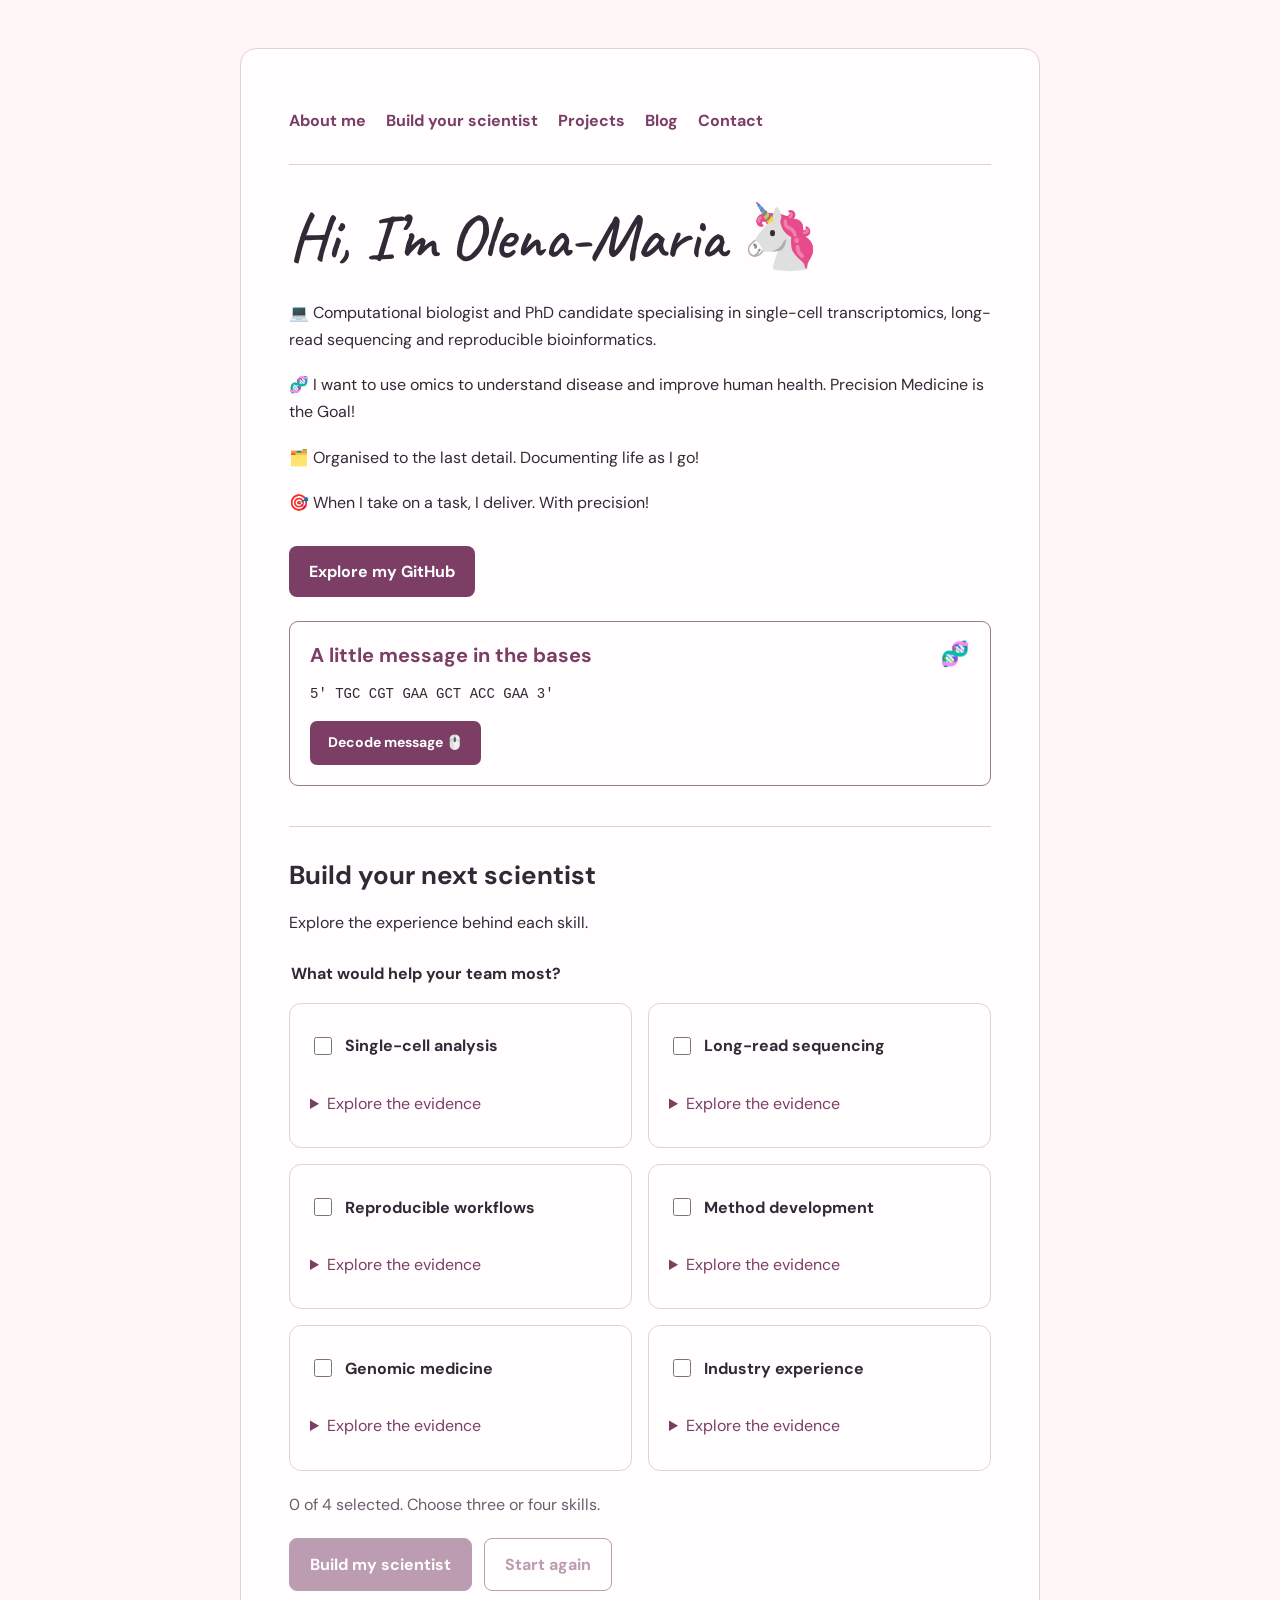
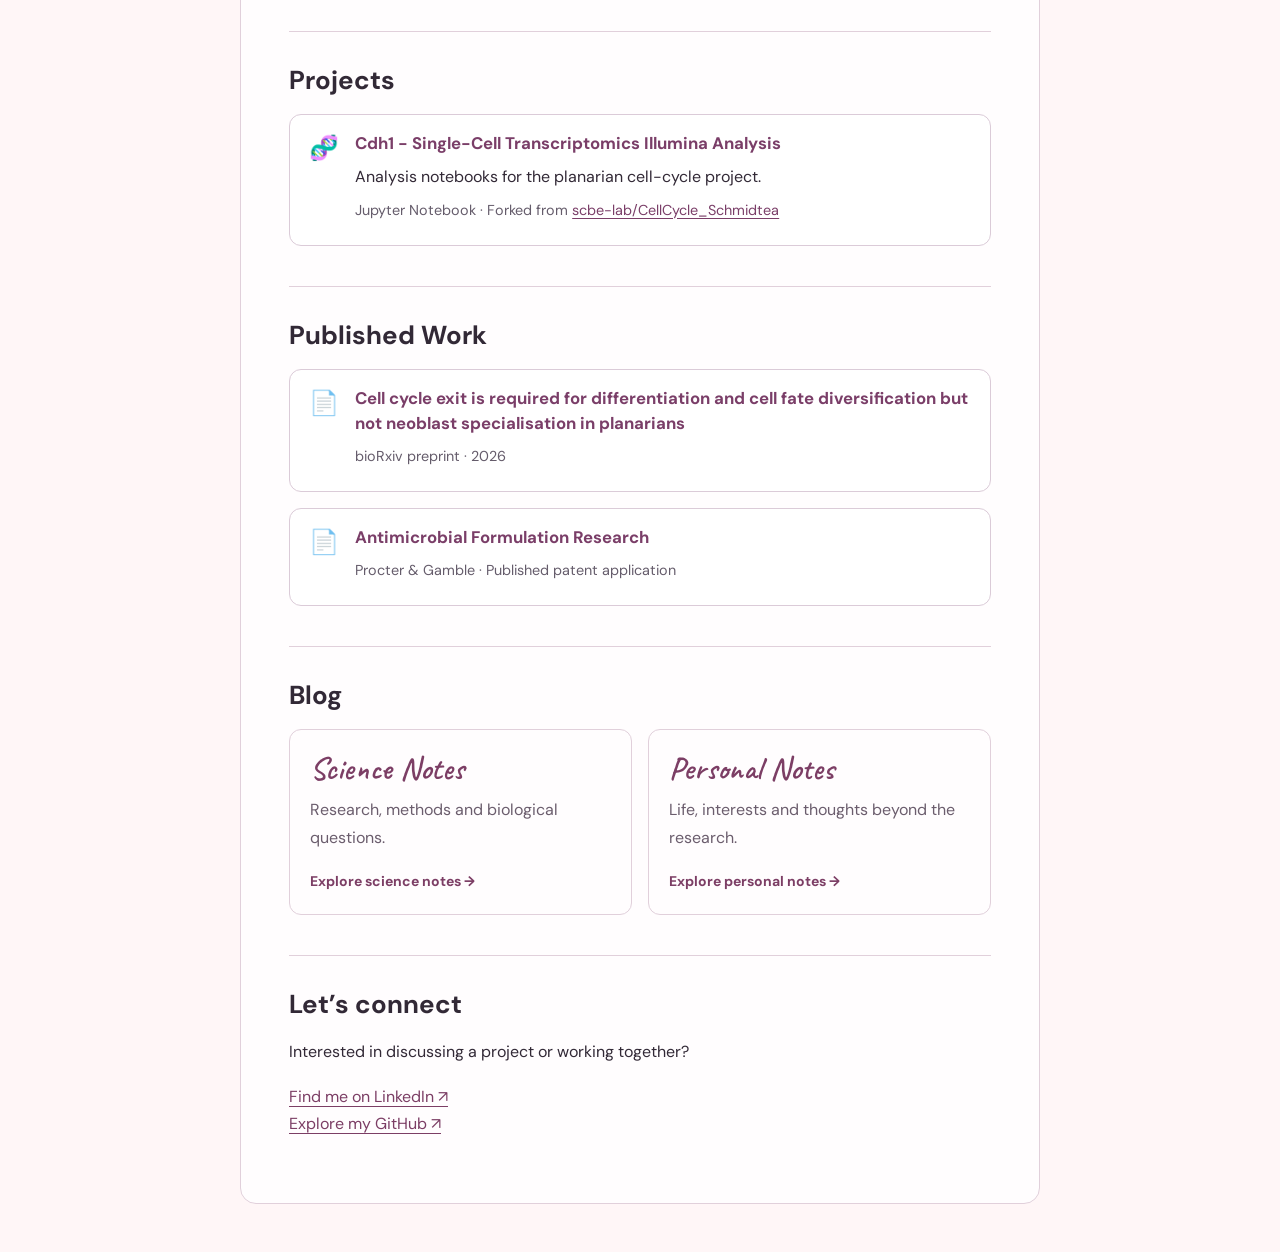
<file: index.html>
<!DOCTYPE html>
<html lang="en-GB">
  <head>
    <meta charset="UTF-8">
    <meta name="viewport" content="width=device-width, initial-scale=1">

    <title>Olena-Maria Balta</title>

    <link
  rel="stylesheet"
  href="https://fonts.googleapis.com/css2?family=Caveat:wght@600&amp;family=DM+Sans:wght@400;500;700&amp;display=swap"
    >
    <link rel="stylesheet" href="styles.css">
    <script src="script.js" defer></script>
  </head>

  <body>
    <main>

<!-- Navigation: each link jumps to a section using its ID -->

        <nav class="site-nav" aria-label="Main navigation">
            <a href="#about">About me</a>
            <a href="#builder">Build your scientist</a>
            <a href="#projects">Projects</a>
            <a href="#blog">Blog</a>
            <a href="#contact">Contact</a>
        </nav>

<!-- About me: introduction, research interests and working style -->

        <h1 id="about">Hi, I’m Olena-Maria 🦄</h1>

      <p>
        💻 Computational biologist and PhD candidate specialising
        in single-cell transcriptomics, long-read sequencing
        and reproducible bioinformatics. 
      </p>

      <p>
        🧬 I want to use omics to understand disease
        and improve human health. Precision Medicine is the Goal!
      </p>

      <p>
        🗂️ Organised to the last detail. Documenting life as I go!
      </p>

      <p>
        🎯 When I take on a task, I deliver. With precision!
      </p>

      <a href="https://github.com/OlenaMaria">
        Explore my GitHub
      </a>

<!-- A hidden message encoded using amino-acid letters -->
<!-- A hidden message encoded using amino-acid letters -->
<details class="dna-message">
  <summary>
  <span class="dna-symbol" aria-hidden="true">🧬</span>

  <span class="dna-summary-copy">
    <span class="dna-eyebrow">
      A little message in the bases
    </span>

    <code>5′ TGC CGT GAA GCT ACC GAA 3′</code>

    <span class="dna-decode">
      <span class="dna-open-label">Decode message 🖱️</span>
      <span class="dna-close-label">Hide message 🖱️</span>
    </span>
  </span>
</summary>

  <!-- The decoded sequence -->
  <div class="dna-reveal">
    <p class="dna-eyebrow">DNA → RNA → AMINO ACIDS</p>

    <p class="dna-rna">
      <span>RNA · 5′ → 3′</span>
      <code>UGC CGU GAA GCU ACC GAA</code>
    </p>

    <p class="dna-arrow" aria-hidden="true">↓</p>

    <!-- Each tile connects a codon to its amino acid -->
    <ol class="dna-tiles">
      <li>
        <code>UGC</code>
        <span>Cysteine</span>
        <small>Cys</small>
        <strong>C</strong>
      </li>

      <li>
        <code>CGU</code>
        <span>Arginine</span>
        <small>Arg</small>
        <strong>R</strong>
      </li>

      <li>
        <code>GAA</code>
        <span>Glutamate</span>
        <small>Glu</small>
        <strong>E</strong>
      </li>

      <li>
        <code>GCU</code>
        <span>Alanine</span>
        <small>Ala</small>
        <strong>A</strong>
      </li>

      <li>
        <code>ACC</code>
        <span>Threonine</span>
        <small>Thr</small>
        <strong>T</strong>
      </li>

      <li>
        <code>GAA</code>
        <span>Glutamate</span>
        <small>Glu</small>
        <strong>E</strong>
      </li>
    </ol>

    <p class="dna-word">CREATE</p>
    <p class="dna-tagline">Questions. Methods. Possibilities.</p>
  </div>
</details>

<!-- Interactive scientist builder: skills and supporting evidence -->
<section id="builder">
  <h2>Build your next scientist</h2>

  <p>Explore the experience behind each skill.</p>

  <fieldset class="skills-fieldset">
    <legend>What would help your team most?</legend>

    <div class="skill-grid">

      <!-- Single-cell research -->
      <article class="skill-card">
        <label class="skill-choice">
          <input type="checkbox" name="skills" value="single">
          <span>Single-cell analysis</span>
        </label>

        <details>
          <summary>Explore the evidence</summary>
          <p>
            My PhD combines single-cell transcriptomics with
            SPLiT-seq long-read protocol development to investigate
            planarian regeneration and transcript diversity. To our knowledge
            this is the first such protocol developed.
          </p>
        </details>
      </article>

      <!-- Long-read sequencing and genome assembly -->
      <article class="skill-card">
        <label class="skill-choice">
          <input type="checkbox" name="skills" value="long">
          <span>Long-read sequencing</span>
        </label>

        <details>
          <summary>Explore the evidence</summary>
          <p>
            At Oxford Nanopore Technologies, I generated ultra-long
            and Pore-C datasets and worked on the telomere-to-telomere
            assembly of a cancerous human cell line.
          </p>
        </details>
      </article>

      <!-- Computational analysis and reproducibility -->
      <article class="skill-card">
        <label class="skill-choice">
          <input type="checkbox" name="skills" value="workflow">
          <span>Reproducible workflows</span>
        </label>

        <details>
          <summary>Explore the evidence</summary>
          <p>
            I use Python, R, Unix, Scanpy and Nextflow in my
            computational work, with an emphasis on reproducible
            bioinformatics analyses.
          </p>
        </details>
      </article>

      <!-- Experimental methods and troubleshooting -->
      <article class="skill-card">
        <label class="skill-choice">
          <input type="checkbox" name="skills" value="methods">
          <span>Method development</span>
        </label>

        <details>
          <summary>Explore the evidence</summary>
          <p>
            My PhD has been one big protocol development journey, connecting
            laboratory decisions with downstream sequencing analysis.
          </p>
        </details>
      </article>

      <!-- Human genetics and disease -->
      <article class="skill-card">
        <label class="skill-choice">
          <input type="checkbox" name="skills" value="medicine">
          <span>Genomic medicine</span>
        </label>

        <details>
          <summary>Explore the evidence</summary>
          <p>
            My MSc in Genomic Medicine included an internship at the Manchester Centre for 
            Genomic Research, where I investigated the relationship between genotype and 
            phenotype in patients with Gorlin syndrome using Sanger sequencing.
          </p>
        </details>
      </article>

      <!-- Applied research and innovation -->
      <article class="skill-card">
        <label class="skill-choice">
          <input type="checkbox" name="skills" value="industry">
          <span>Industry experience</span>
        </label>

        <details>
          <summary>Explore the evidence</summary>
          <p>
            At Procter &amp; Gamble, I worked on antimicrobial
            formulations and managed a biosafety level 2 laboratory.
            I am a named co-inventor on a published patent application.
          </p>
        </details>
      </article>

    </div>
  </fieldset>

  <!-- Selection count and builder controls --> 
  <p id="skill-count" role="status">
    0 of 4 selected. Choose three or four skills.
  </p>

  <div class="builder-actions">
    <button
        type="button"
        id="build-button"
        class="builder-button"
        disabled
    >
        Build my scientist
    </button>

    <button
        type="button"
        id="reset-builder"
        class="builder-button secondary"
        disabled
    >
    Start again
  </button>
</div>

<!-- This profile appears after a valid combination is built -->

<!-- Reveal: photograph and name only -->
<div
  id="scientist-result"
  class="scientist-result"
  aria-labelledby="scientist-name"
  tabindex="-1"
  hidden
>
  <img
    src="images/1.png"
    alt="Olena-Maria Balta"
    class="scientist-photo"
    width="180"
    height="180"
  >

  <h3 id="scientist-name">Meet Olena-Maria</h3>

</div>

</section>

<!-- Projects: code, analyses and other practical work -->
<section id="projects">
  <h2>Projects</h2>

  <ul class="portfolio-list" role="list">
    <li class="portfolio-entry">
      <span class="portfolio-icon" aria-hidden="true">🧬</span>

      <div class="portfolio-content">
        <h3 class="portfolio-title">
          <a href="https://github.com/OlenaMaria/CellCycle_Schmidtea">
            Cdh1 - Single-Cell Transcriptomics Illumina Analysis
          </a>
        </h3>

        <p>
          Analysis notebooks for the planarian cell-cycle project.
        </p>

        <p class="portfolio-meta">
          Jupyter Notebook · Forked from
          <a href="https://github.com/scbe-lab/CellCycle_Schmidtea">
            scbe-lab/CellCycle_Schmidtea
          </a>
        </p>
      </div>
    </li>
  </ul>
</section>


<!-- Published work: preprints and patent applications -->
<section id="published-work">
  <h2>Published Work</h2>

  <ul class="portfolio-list" role="list">

    <!-- Research preprint -->
    <li class="portfolio-entry">
      <span class="portfolio-icon" aria-hidden="true">📄</span>

      <div class="portfolio-content">
        <h3 class="portfolio-title">
          <a href="https://www.biorxiv.org/content/10.64898/2026.09.16.750956v1">
            Cell cycle exit is required for differentiation and
            cell fate diversification but not neoblast
            specialisation in planarians
          </a>
        </h3>

        <p class="portfolio-meta">
          bioRxiv preprint · 2026
        </p>
      </div>
    </li>

    <!-- Published patent application -->
    <li class="portfolio-entry">
      <span class="portfolio-icon" aria-hidden="true">📄</span>

      <div class="portfolio-content">
        <h3 class="portfolio-title">
          <a href="https://patents.google.com/patent/EP4008184A1/en">
            Antimicrobial Formulation Research
          </a>
        </h3>

        <p class="portfolio-meta">
          Procter &amp; Gamble · Published patent application
        </p>
      </div>
    </li>

  </ul>
</section>

<!-- Two blog categories, each linking to its own page -->
<section id="blog">
  <h2>Blog</h2>

  <div class="blog-categories">
    <a class="blog-category" href="blog/science/index.html">
      <h3>Science Notes</h3>
      <p>Research, methods and biological questions.</p>
      <span>Explore science notes →</span>
    </a>

    <a class="blog-category" href="blog/personal/index.html">
      <h3>Personal Notes</h3>
      <p>Life, interests and thoughts beyond the research.</p>
      <span>Explore personal notes →</span>
    </a>
  </div>
</section>

<section id="contact">
  <h2>Let’s connect</h2>

  <p>Interested in discussing a project or working together?</p>

  <a href="https://www.linkedin.com/in/olena-maria-balta/">
    Find me on LinkedIn ↗
  </a>

  <!-- GitHub profile -->
  <p>
    <a href="https://github.com/OlenaMaria">
    Explore my GitHub ↗
    </a>
  </p>
</section>

    </main>
  </body>
</html>
</file>
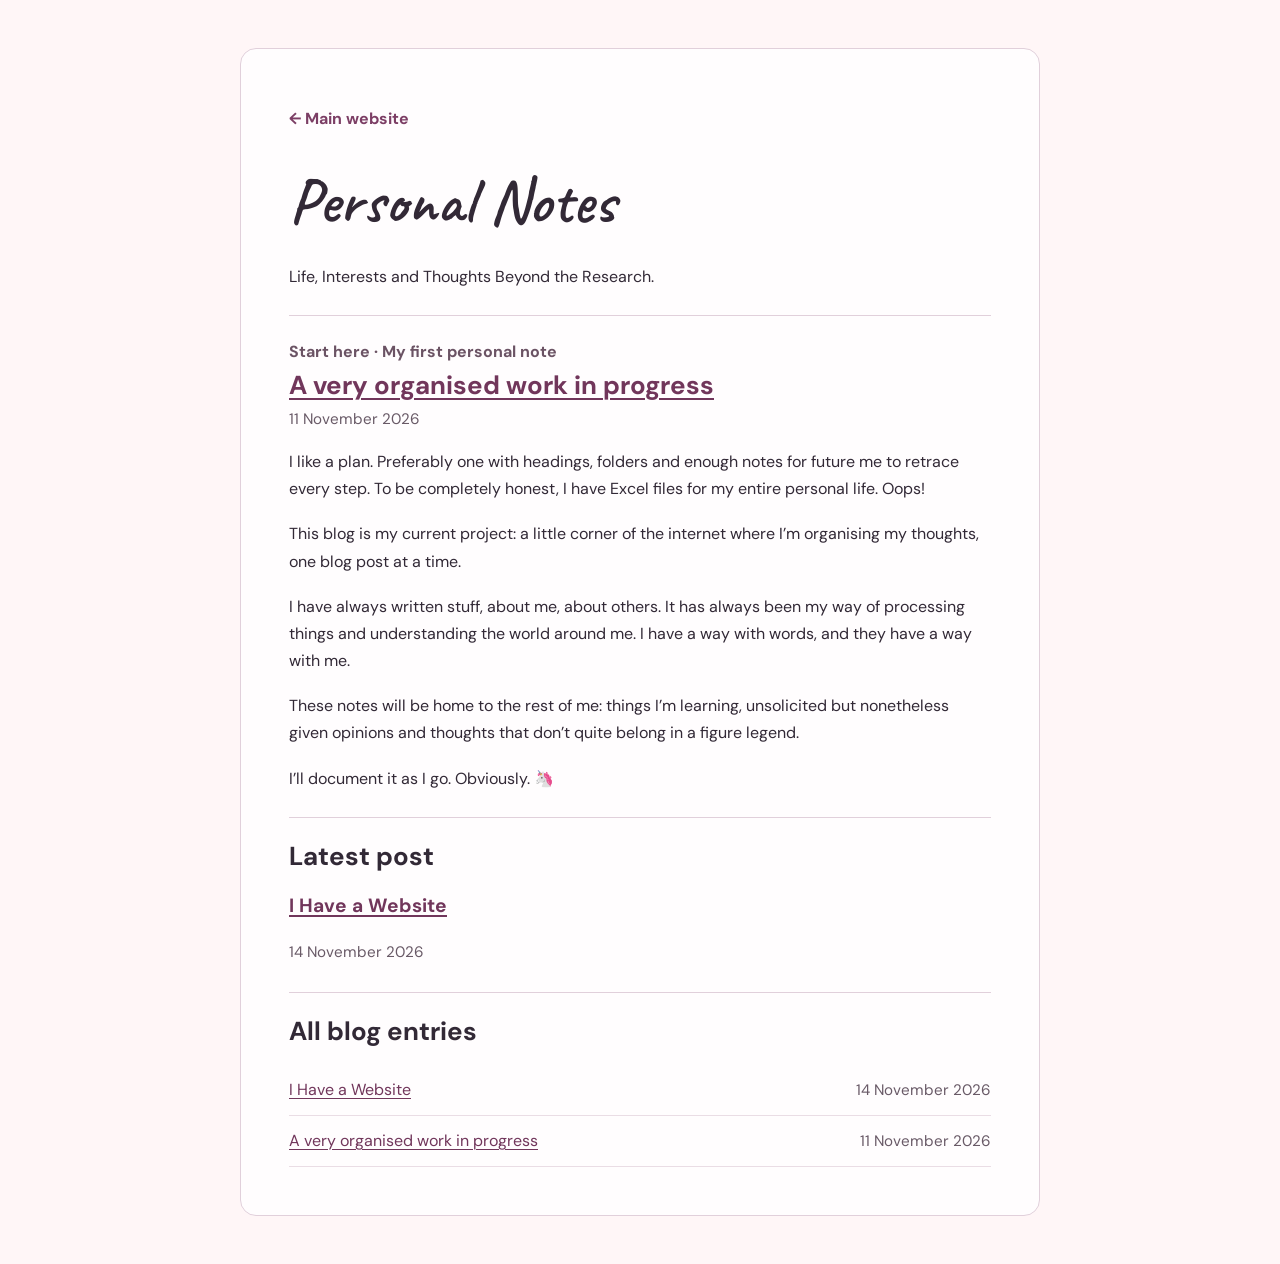
<file: blog/personal/index.html>
<!DOCTYPE html>
<html lang="en-GB">
  <head>
    <meta charset="UTF-8">
    <meta name="viewport" content="width=device-width, initial-scale=1">

    <title>Personal Notes | Olena-Maria Balta</title>

    <link
      rel="stylesheet"
      href="https://fonts.googleapis.com/css2?family=Caveat:wght@600&amp;family=DM+Sans:wght@400;500;700&amp;display=swap"
    >

    <!-- Go up two folders to find the shared stylesheet -->
    <link rel="stylesheet" href="../../styles.css">
  <!-- personal-notes:style -->
<style>
  .pn-block a {color:#71365b;text-decoration-thickness:.08em;text-underline-offset:.17em}
  .pn-block {margin-top:1.6rem;padding-top:1.35rem}
  .pn-kicker {color:#6b5364;font-weight:700;margin:0 0 .25rem}
  .pn-title {margin:0 0 .25rem}
  .pn-date {display:block;color:#695a67;font-size:.95rem;margin:0 0 .95rem}
  .pn-welcome p {max-width:65ch}
  .pn-latest-link {font-size:1.2rem;font-weight:700}
  .pn-entries {list-style:none;padding:0;margin:0}
  .pn-entries li {display:flex;align-items:baseline;justify-content:space-between;
    flex-wrap:wrap;gap:.2rem .8rem;border-bottom:1px solid #eadde5;padding:.7rem 0}
  .pn-entries time {color:#695a67;font-size:.95rem}
</style>
<!-- /personal-notes:style -->
</head>

  <body>
    <main>
      <nav class="blog-back" aria-label="Return navigation">
        <a href="../../index.html#blog">← Main website</a>
      </nav>

      <h1>Personal Notes</h1>

      <p>Life, Interests and Thoughts Beyond the Research.</p>

      <!-- The publishing script will update this area later -->
      <div id="posts">
        <!-- POSTS:START -->
<!-- personal-notes:archive-v1 -->
<section class="pn-block pn-welcome" id="pn-welcome" aria-labelledby="pn-welcome-title">
<p class="pn-kicker">Start here · My first personal note</p>
<h2 class="pn-title" id="pn-welcome-title"><a href="first-personal-note.html">A very organised work in progress</a></h2>
<time class="pn-date" datetime="2026-11-11">11 November 2026</time>
<p>I like a plan. Preferably one with headings, folders and enough notes for future me to retrace every step. To be completely honest, I have Excel files for my entire personal life. Oops!</p>
<p>This blog is my current project: a little corner of the internet where I’m organising my thoughts, one blog post at a time.</p>
<p>I have always written stuff, about me, about others. It has always been my way of processing things and understanding the world around me. I have a way with words, and they have a way with me.  </p>
<p>These notes will be home to the rest of me: things I’m learning, unsolicited but nonetheless given opinions and thoughts that don’t quite belong in a figure legend.</p>
<p>I’ll document it as I go. Obviously. 🦄</p>
</section>
<section class="pn-block" id="pn-latest" aria-labelledby="pn-latest-title">
<h2 id="pn-latest-title">Latest post</h2><p class="pn-latest-link"><a href="i-have-a-website.html">I Have a Website</a></p>
<time class="pn-date" datetime="2026-11-14">14 November 2026</time>
</section>
<section class="pn-block" id="pn-archive" aria-labelledby="pn-archive-title">
<h2 id="pn-archive-title">All blog entries</h2><ol class="pn-entries"><li><a href="i-have-a-website.html">I Have a Website</a> <time class="" datetime="2026-11-14">14 November 2026</time></li>
<li><a href="first-personal-note.html">A very organised work in progress</a> <time class="" datetime="2026-11-11">11 November 2026</time></li></ol>
</section>
<!-- POSTS:END -->
      </div>
    </main>
  </body>
</html>
</file>
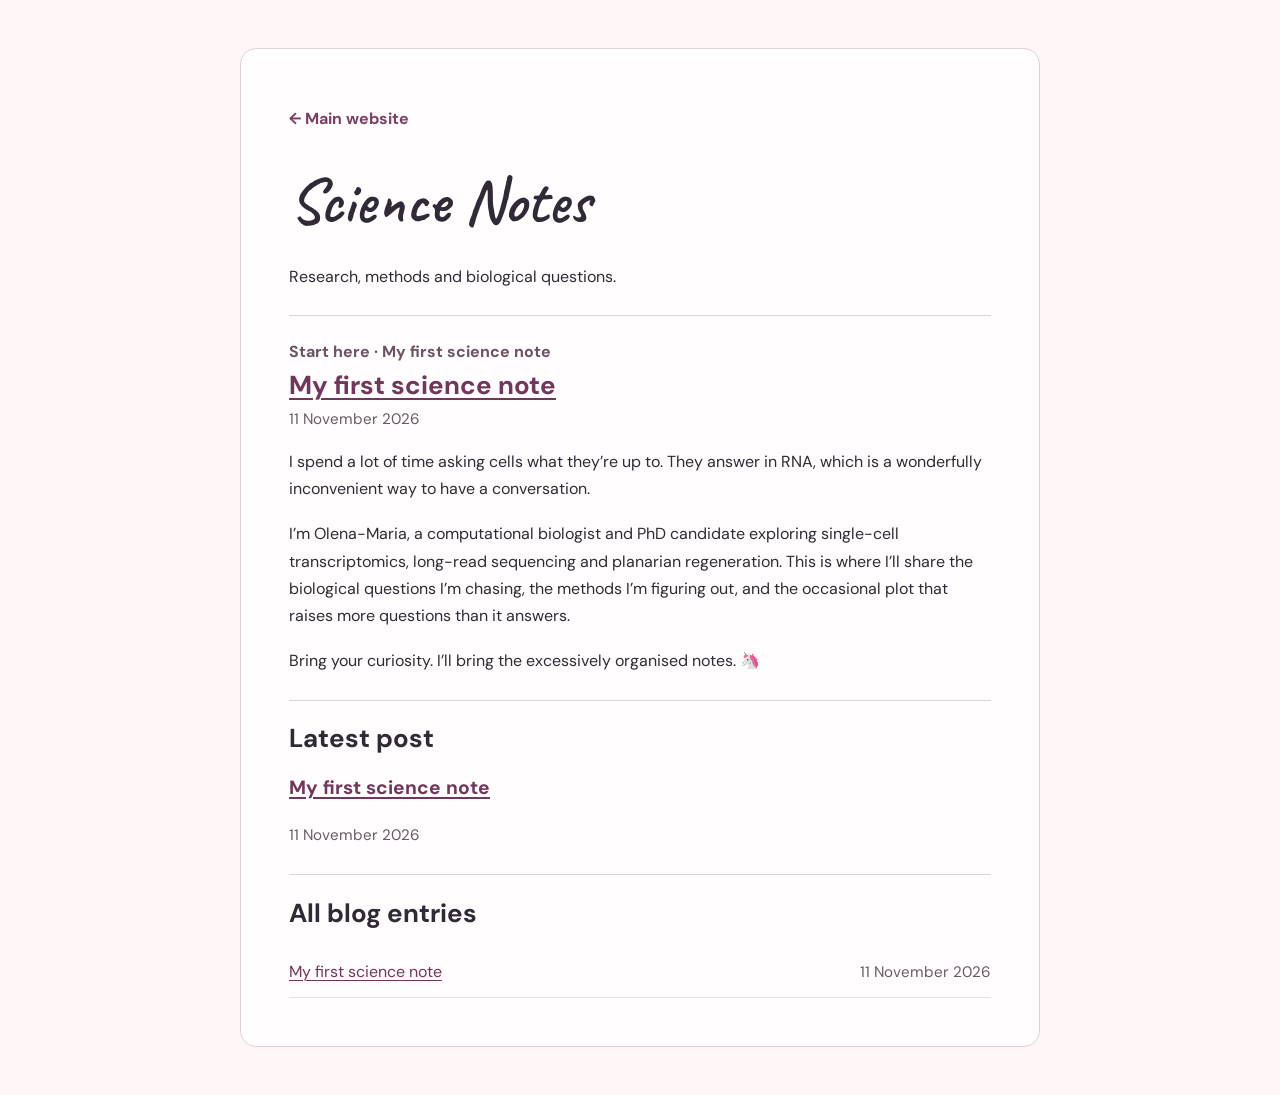
<file: blog/science/index.html>
<!DOCTYPE html>
<html lang="en-GB">
  <head>
    <meta charset="UTF-8">
    <meta name="viewport" content="width=device-width, initial-scale=1">

    <title>Science notes | Olena-Maria Balta</title>

    <link
      rel="stylesheet"
      href="https://fonts.googleapis.com/css2?family=Caveat:wght@600&amp;family=DM+Sans:wght@400;500;700&amp;display=swap"
    >

    <!-- Go up two folders to find the shared stylesheet -->
    <link rel="stylesheet" href="../../styles.css">
  <!-- science-notes:style -->
<style>
  .pn-block a {color:#71365b;text-decoration-thickness:.08em;text-underline-offset:.17em}
  .pn-block {margin-top:1.6rem;padding-top:1.35rem}
  .pn-kicker {color:#6b5364;font-weight:700;margin:0 0 .25rem}
  .pn-title {margin:0 0 .25rem}
  .pn-date {display:block;color:#695a67;font-size:.95rem;margin:0 0 .95rem}
  .pn-welcome p {max-width:65ch}
  .pn-latest-link {font-size:1.2rem;font-weight:700}
  .pn-entries {list-style:none;padding:0;margin:0}
  .pn-entries li {display:flex;align-items:baseline;justify-content:space-between;
    flex-wrap:wrap;gap:.2rem .8rem;border-bottom:1px solid #eadde5;padding:.7rem 0}
  .pn-entries time {color:#695a67;font-size:.95rem}
</style>
<!-- /science-notes:style -->
</head>

  <body>
    <main>
      <nav class="blog-back" aria-label="Return navigation">
        <a href="../../index.html#blog">← Main website</a>
      </nav>

      <h1>Science Notes</h1>

      <p>Research, methods and biological questions.</p>

      <!-- The publishing script will update this area later -->
      <div id="posts">
        <!-- POSTS:START -->
<!-- science-archive:start -->
<!-- science-notes:archive-v1 -->
<section class="pn-block pn-welcome" id="pn-welcome" aria-labelledby="pn-welcome-title">
<p class="pn-kicker">Start here · My first science note</p>
<h2 class="pn-title" id="pn-welcome-title"><a href="first-science-note.html">My first science note</a></h2>
<time class="pn-date" datetime="2026-11-11">11 November 2026</time>
<p>I spend a lot of time asking cells what they’re up to. They answer in RNA, which is a wonderfully inconvenient way to have a conversation.</p>
<p>I’m Olena-Maria, a computational biologist and PhD candidate exploring single-cell transcriptomics, long-read sequencing and planarian regeneration. This is where I’ll share the biological questions I’m chasing, the methods I’m figuring out, and the occasional plot that raises more questions than it answers.</p>
<p>Bring your curiosity. I’ll bring the excessively organised notes. 🦄</p>
</section>
<section class="pn-block" id="pn-latest" aria-labelledby="pn-latest-title">
<h2 id="pn-latest-title">Latest post</h2><p class="pn-latest-link"><a href="first-science-note.html">My first science note</a></p>
<time class="pn-date" datetime="2026-11-11">11 November 2026</time>
</section>
<section class="pn-block" id="pn-archive" aria-labelledby="pn-archive-title">
<h2 id="pn-archive-title">All blog entries</h2><ol class="pn-entries"><li><a href="first-science-note.html">My first science note</a> <time class="" datetime="2026-11-11">11 November 2026</time></li></ol>
</section>
<!-- science-archive:end -->
<!-- POSTS:END -->
      </div>
    </main>
  </body>
</html>
</file>
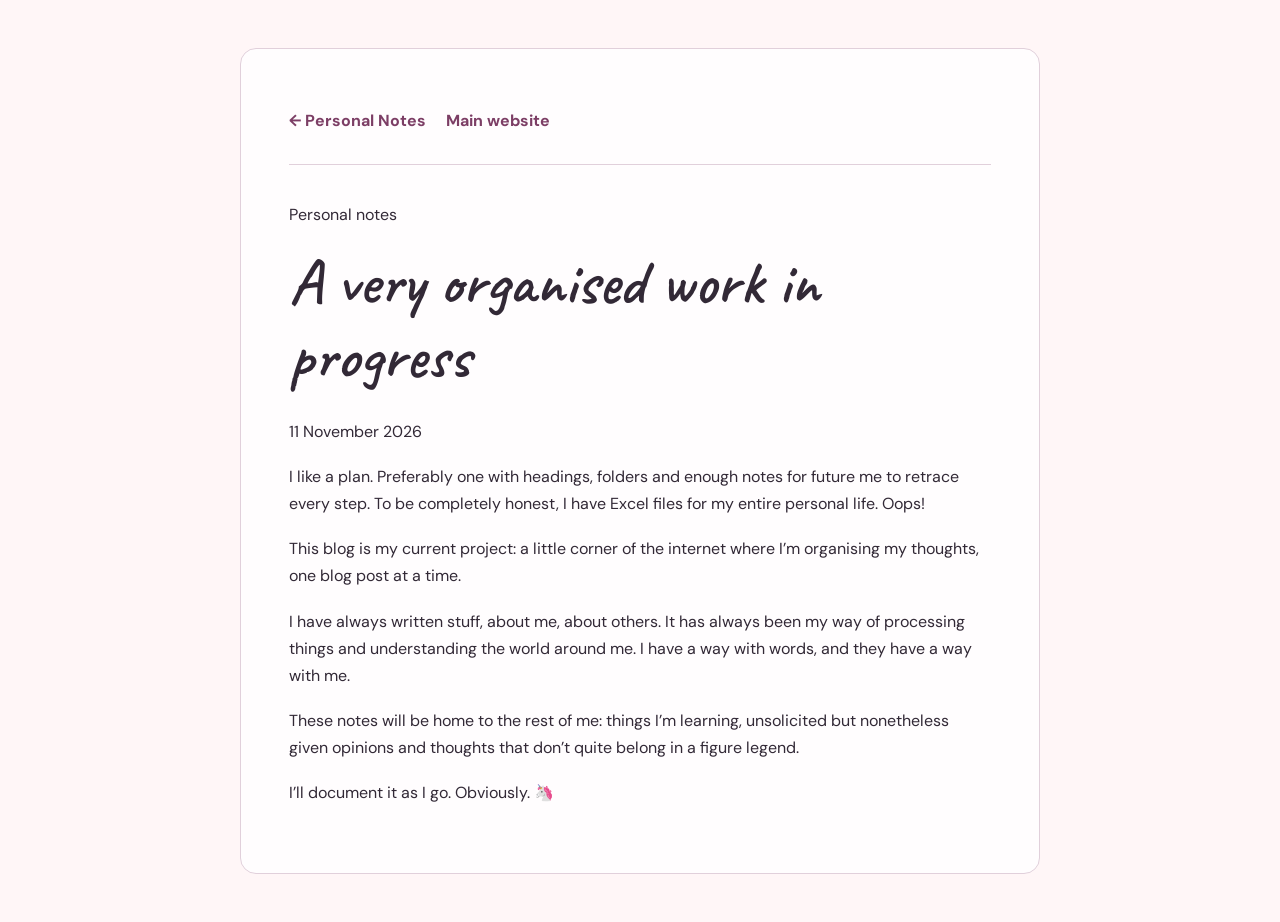
<file: blog/personal/first-personal-note.html>
<!DOCTYPE html>
<html lang="en-GB"><head>
<!-- personal-notes:article-v1 -->
<meta charset="UTF-8"><meta name="viewport" content="width=device-width, initial-scale=1">
<title>A very organised work in progress | Olena-Maria Balta</title>
<link rel="stylesheet" href="https://fonts.googleapis.com/css2?family=Caveat:wght@600&amp;family=DM+Sans:wght@400;500;700&amp;display=swap">
<link rel="stylesheet" href="../../styles.css">
</head><body><main>
<nav class="site-nav" aria-label="Blog navigation"><a href="index.html">← Personal Notes</a>
<a href="../../index.html#blog">Main website</a></nav>
<article class="blog-post"><p>Personal notes</p><h1>A very organised work in progress</h1>
<p><time class="" datetime="2026-11-11">11 November 2026</time></p>
<p>I like a plan. Preferably one with headings, folders and enough notes for future me to retrace every step. To be completely honest, I have Excel files for my entire personal life. Oops!</p>
<p>This blog is my current project: a little corner of the internet where I’m organising my thoughts, one blog post at a time.</p>
<p>I have always written stuff, about me, about others. It has always been my way of processing things and understanding the world around me. I have a way with words, and they have a way with me.  </p>
<p>These notes will be home to the rest of me: things I’m learning, unsolicited but nonetheless given opinions and thoughts that don’t quite belong in a figure legend.</p>
<p>I’ll document it as I go. Obviously. 🦄</p>
</article></main></body></html>
</file>
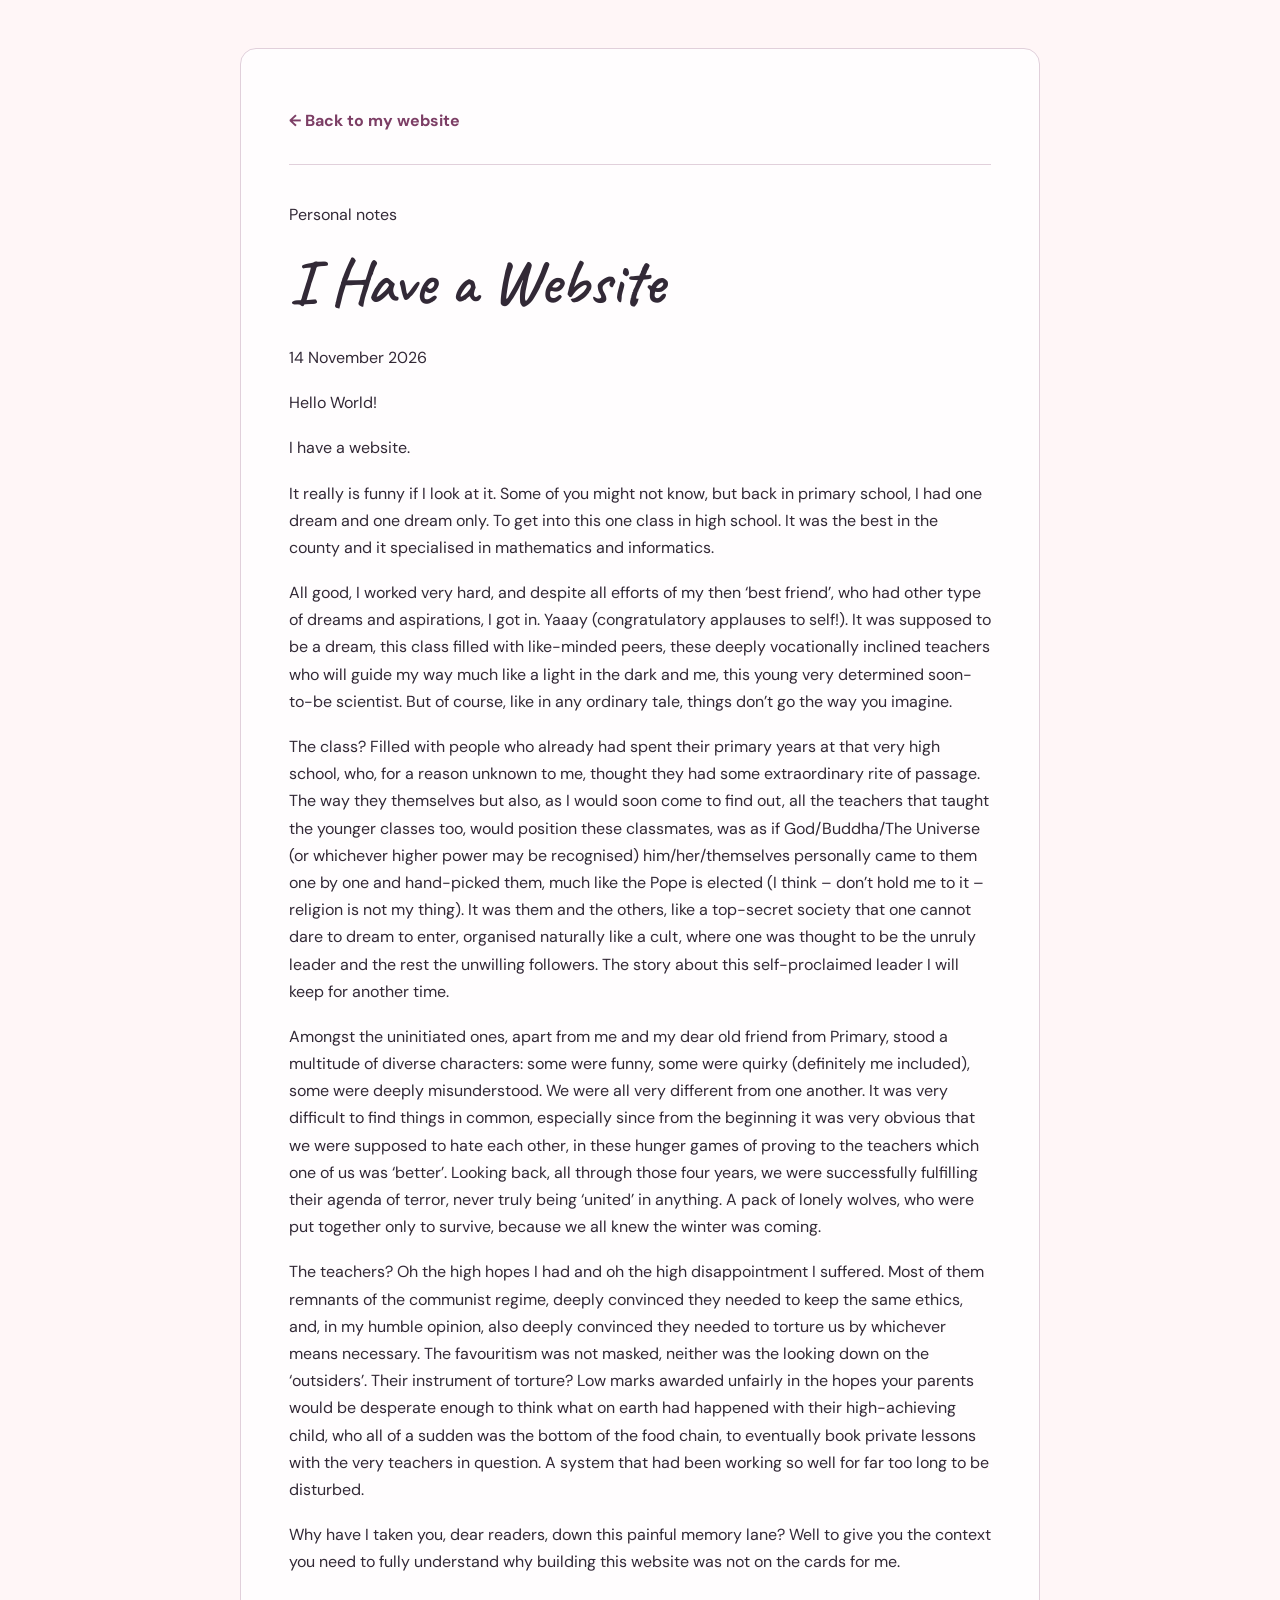
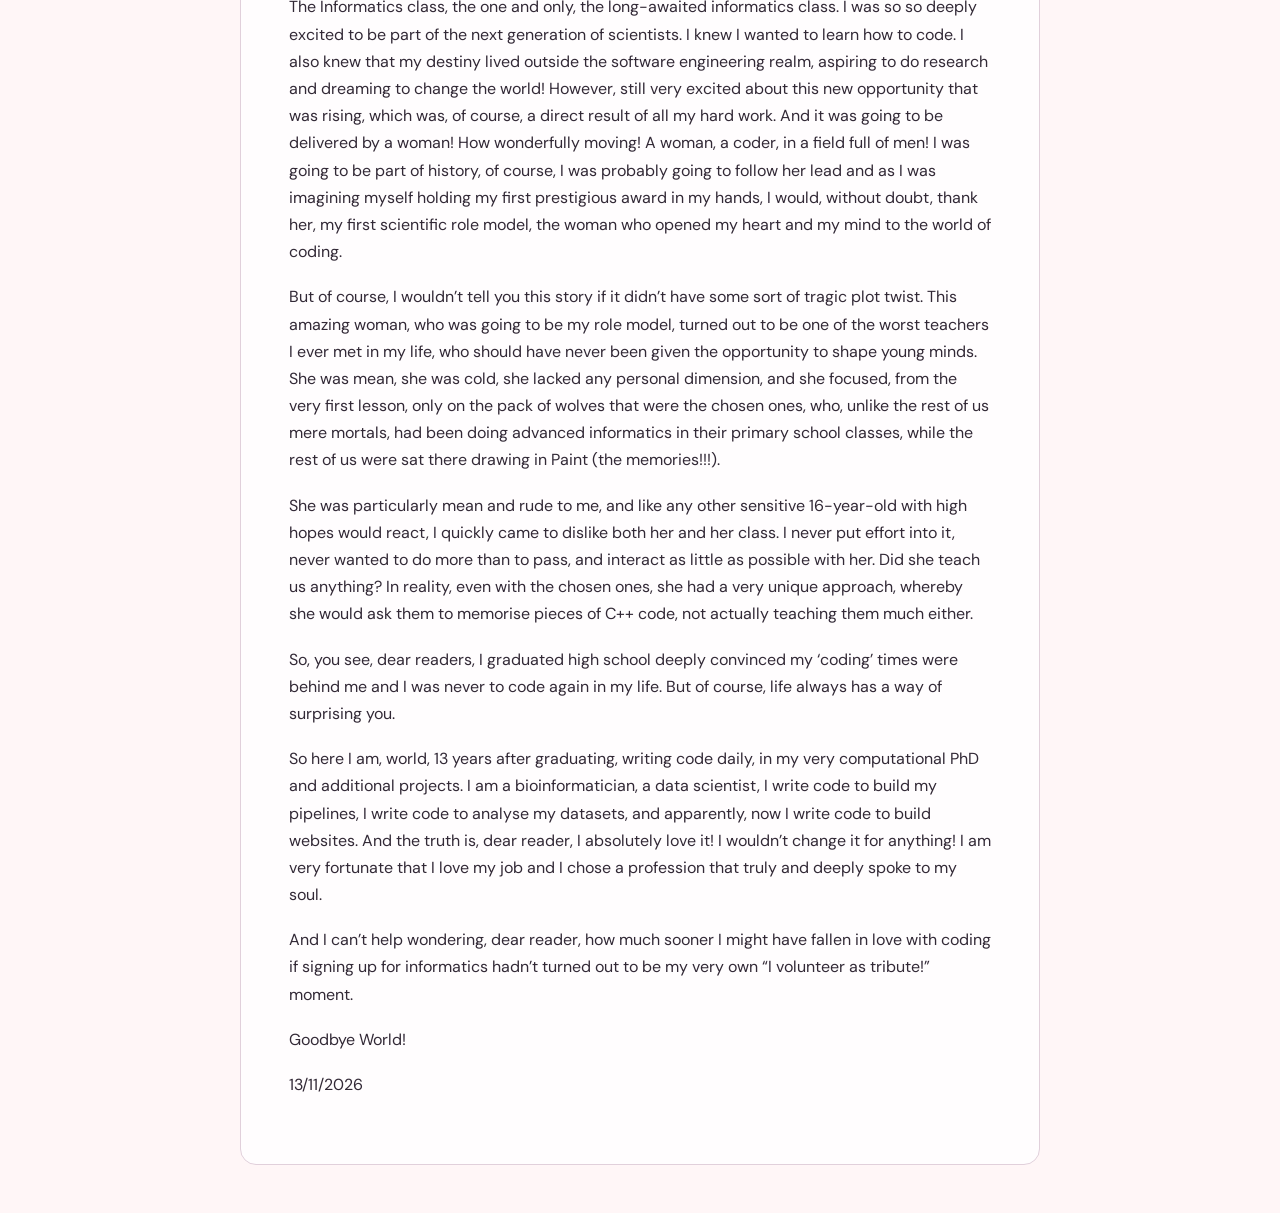
<file: blog/personal/i-have-a-website.html>
<!DOCTYPE html>
<html lang="en-GB">
<head>
  <meta charset="UTF-8">
  <meta name="viewport" content="width=device-width, initial-scale=1">
  <title>I Have a Website | Olena-Maria Balta</title>

  <link rel="stylesheet" href="https://fonts.googleapis.com/css2?family=Caveat:wght@600&amp;family=DM+Sans:wght@400;500;700&amp;display=swap">
  <link rel="stylesheet" href="../../styles.css">
</head>

<body>
  <main>
    <nav class="site-nav" aria-label="Blog navigation">
      <a href="../../index.html#blog">&larr; Back to my website</a>
    </nav>

    <article class="blog-post">
      <p>Personal notes</p>

      <h1>I Have a Website</h1>

      <p>
        <time datetime="2026-11-14">
          14 November 2026
        </time>
      </p>

      <p>Hello World!</p>
<p>I have a website. </p>
<p>It really is funny if I look at it. Some of you might not know, but back in primary school, I had one dream and one dream only. To get into this one class in high school. It was the best in the county and it specialised in mathematics and informatics. </p>
<p>All good, I worked very hard, and despite all efforts of my then ‘best friend’, who had other type of dreams and aspirations, I got in. Yaaay (congratulatory applauses to self!). It was supposed to be a dream, this class filled with like-minded peers, these deeply vocationally inclined teachers who will guide my way much like a light in the dark and me, this young very determined soon-to-be scientist. But of course, like in any ordinary tale, things don’t go the way you imagine. </p>
<p>The class? Filled with people who already had spent their primary years at that very high school, who, for a reason unknown to me, thought they had some extraordinary rite of passage. The way they themselves but also, as I would soon come to find out, all the teachers that taught the younger classes too, would position these classmates, was as if God/Buddha/The Universe (or whichever higher power may be recognised) him/her/themselves personally came to them one by one and hand-picked them, much like the Pope is elected (I think – don’t hold me to it – religion is not my thing). It was them and the others, like a top-secret society that one cannot dare to dream to enter, organised naturally like a cult, where one was thought to be the unruly leader and the rest the unwilling followers. The story about this self-proclaimed leader I will keep for another time. </p>
<p>Amongst the uninitiated ones, apart from me and my dear old friend from Primary, stood a multitude of diverse characters: some were funny, some were quirky (definitely me included), some were deeply misunderstood. We were all very different from one another. It was very difficult to find things in common, especially since from the beginning it was very obvious that we were supposed to hate each other, in these hunger games of proving to the teachers which one of us was ‘better’. Looking back, all through those four years, we were successfully fulfilling their agenda of terror, never truly being ‘united’ in anything. A pack of lonely wolves, who were put together only to survive, because we all knew the winter was coming.</p>
<p>The teachers? Oh the high hopes I had and oh the high disappointment I suffered. Most of them remnants of the communist regime, deeply convinced they needed to keep the same ethics, and, in my humble opinion, also deeply convinced they needed to torture us by whichever means necessary. The favouritism was not masked, neither was the looking down on the ‘outsiders’. Their instrument of torture? Low marks awarded unfairly in the hopes your parents would be desperate enough to think what on earth had happened with their high-achieving child, who all of a sudden was the bottom of the food chain, to eventually book private lessons with the very teachers in question. A system that had been working so well for far too long to be disturbed. </p>
<p>Why have I taken you, dear readers, down this painful memory lane? Well to give you the context you need to fully understand why building this website was not on the cards for me. </p>
<p>The Informatics class, the one and only, the long-awaited informatics class. I was so so deeply excited to be part of the next generation of scientists. I knew I wanted to learn how to code. I also knew that my destiny lived outside the software engineering realm, aspiring to do research and dreaming to change the world! However, still very excited about this new opportunity that was rising, which was, of course, a direct result of all my hard work. And it was going to be delivered by a woman! How wonderfully moving! A woman, a coder, in a field full of men! I was going to be part of history, of course, I was probably going to follow her lead and as I was imagining myself holding my first prestigious award in my hands, I would, without doubt, thank her, my first scientific role model, the woman who opened my heart and my mind to the world of coding. </p>
<p>But of course, I wouldn’t tell you this story if it didn’t have some sort of tragic plot twist. This amazing woman, who was going to be my role model, turned out to be one of the worst teachers I ever met in my life, who should have never been given the opportunity to shape young minds. She was mean, she was cold, she lacked any personal dimension, and she focused, from the very first lesson, only on the pack of wolves that were the chosen ones, who, unlike the rest of us mere mortals, had been doing advanced informatics in their primary school classes, while the rest of us were sat there drawing in Paint (the memories!!!). </p>
<p>She was particularly mean and rude to me, and like any other sensitive 16-year-old with high hopes would react, I quickly came to dislike both her and her class. I never put effort into it, never wanted to do more than to pass, and interact as little as possible with her. Did she teach us anything? In reality, even with the chosen ones, she had a very unique approach, whereby she would ask them to memorise pieces of C++ code, not actually teaching them much either. </p>
<p>So, you see, dear readers, I graduated high school deeply convinced my ‘coding’ times were behind me and I was never to code again in my life. But of course, life always has a way of surprising you. </p>
<p>So here I am, world, 13 years after graduating, writing code daily, in my very computational PhD and additional projects. I am a bioinformatician, a data scientist, I write code to build my pipelines, I write code to analyse my datasets, and apparently, now I write code to build websites. And the truth is, dear reader, I absolutely love it! I wouldn’t change it for anything! I am very fortunate that I love my job and I chose a profession that truly and deeply spoke to my soul. </p>
<p>And I can’t help wondering, dear reader, how much sooner I might have fallen in love with coding if signing up for informatics hadn’t turned out to be my very own “I volunteer as tribute!” moment.</p>
<p>Goodbye World!</p>
<p>13/11/2026  </p>
    </article>
  </main>
</body>
</html>
</file>
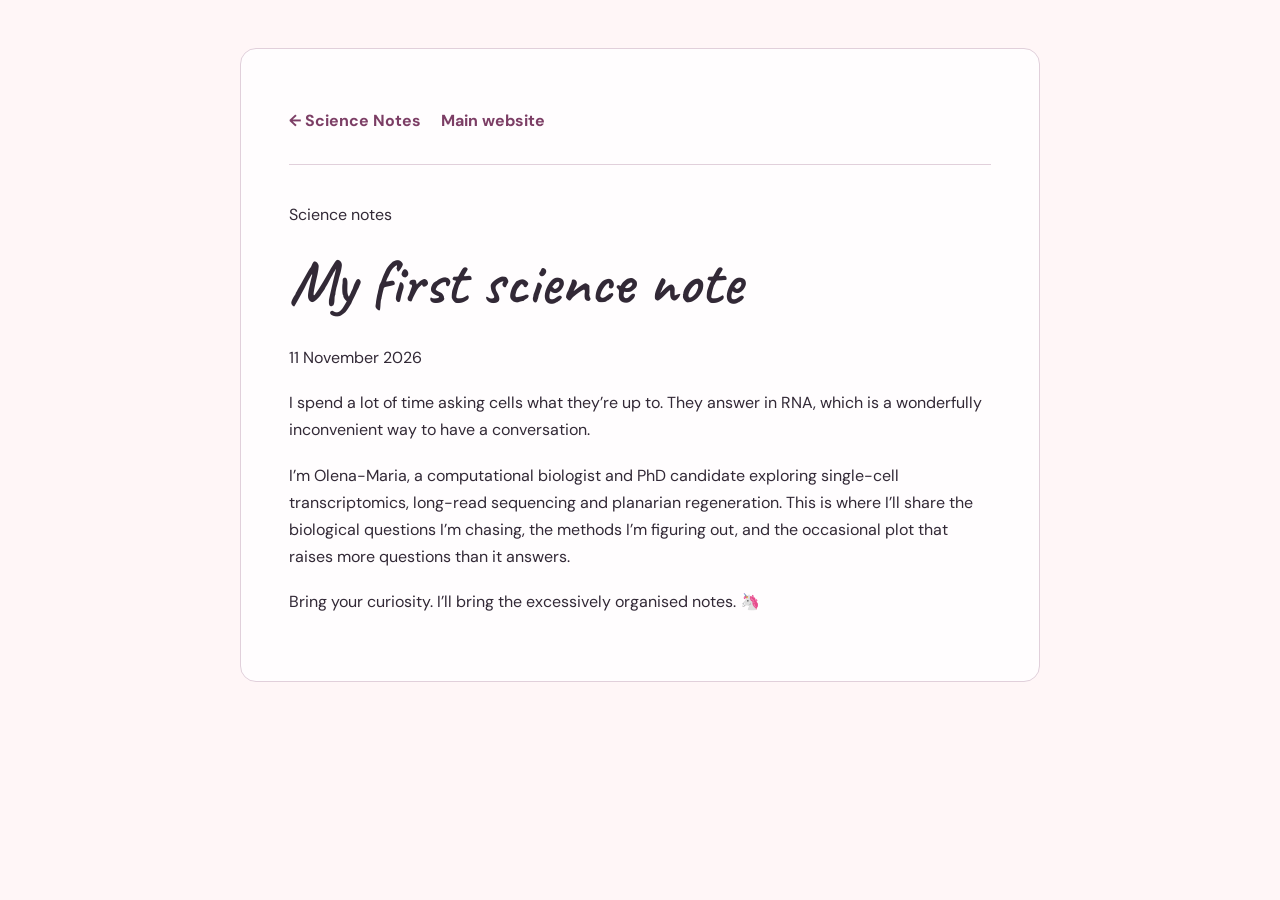
<file: blog/science/first-science-note.html>
<!DOCTYPE html>
<html lang="en-GB"><head>
<!-- science-notes:article-v1 -->
<meta charset="UTF-8"><meta name="viewport" content="width=device-width, initial-scale=1">
<title>My first science note | Olena-Maria Balta</title>
<link rel="stylesheet" href="https://fonts.googleapis.com/css2?family=Caveat:wght@600&amp;family=DM+Sans:wght@400;500;700&amp;display=swap">
<link rel="stylesheet" href="../../styles.css">
</head><body><main>
<nav class="site-nav" aria-label="Blog navigation"><a href="index.html">← Science Notes</a>
<a href="../../index.html#blog">Main website</a></nav>
<article class="blog-post"><p>Science notes</p><h1>My first science note</h1>
<p><time class="" datetime="2026-11-11">11 November 2026</time></p>
<p>I spend a lot of time asking cells what they’re up to. They answer in RNA, which is a wonderfully inconvenient way to have a conversation.</p>
<p>I’m Olena-Maria, a computational biologist and PhD candidate exploring single-cell transcriptomics, long-read sequencing and planarian regeneration. This is where I’ll share the biological questions I’m chasing, the methods I’m figuring out, and the occasional plot that raises more questions than it answers.</p>
<p>Bring your curiosity. I’ll bring the excessively organised notes. 🦄</p>
</article></main></body></html>
</file>
<file: styles.css>
/* Include padding and borders within an element's width */
* {
  box-sizing: border-box;
}

/* The whole page */
body {
  margin: 0;
  background: #fff6f7;
  color: #322936;
  font-family: "DM Sans", Arial, sans-serif;
  font-size: 16px;
  line-height: 1.7;
}

/* The main content area */
main {
  width: min(800px, calc(100% - 32px));
  margin: 48px auto;
  padding: clamp(24px, 5vw, 48px);
  background: #fffdfe;
  border: 1px solid #e1d0db;
  border-radius: 16px;
}

/* Your handwritten greeting */
h1 {
  margin: 0 0 24px;
  font-family: "Caveat", cursive;
  font-size: clamp(40px, 7vw, 64px);
  font-weight: 600;
  line-height: 1.15;
}

/* Space between paragraphs */
p {
  margin: 0 0 18px;
}

/* Your GitHub link, styled as a button */
main > a {
  display: inline-flex;
  align-items: center;
  min-height: 44px;
  margin-top: 12px;
  padding: 12px 20px;
  background: #7c3e65;
  color: #ffffff;
  border-radius: 8px;
  font-weight: 700;
  text-decoration: none;
}

/* Feedback when someone hovers over the link */
main > a:hover {
  background: #63304f;
}

/* A visible outline for keyboard navigation */
a:focus-visible {
  outline: 3px solid #7c3e65;
  outline-offset: 4px;
}
/* Navigation links arranged across the page */
.site-nav {
  display: flex;
  flex-wrap: wrap;
  gap: 8px 20px;
  margin-bottom: 36px;
  padding-bottom: 20px;
  border-bottom: 1px solid #e1d0db;
}

.site-nav a {
  padding: 10px 0;
  color: #7c3e65;
  font-weight: 700;
  text-decoration: none;
}

.site-nav a:hover {
  text-decoration: underline;
  text-underline-offset: 5px;
}

/* Space and a dividing line between sections */
section {
  margin-top: 40px;
  padding-top: 32px;
  border-top: 1px solid #e1d0db;
}

h2 {
  margin: 0 0 16px;
  font-size: 26px;
  line-height: 1.3;
}

/* Links within sections */
section a {
  color: #7c3e65;
  text-underline-offset: 4px;
}

/* Arrange navigation links across the page */
.site-nav {
  display: flex;
  flex-wrap: wrap;
  gap: 8px 20px;
  margin-bottom: 36px;
  padding-bottom: 20px;
  border-bottom: 1px solid #e1d0db;
}

/* Navigation link appearance */
.site-nav a {
  padding: 10px 0;
  color: #7c3e65;
  font-weight: 700;
  text-decoration: none;
}

/* Show which link the pointer is over */
.site-nav a:hover {
  text-decoration: underline;
  text-underline-offset: 5px;
}

/* Separate the main sections with space and a fine line */
main > section {
  margin-top: 40px;
  padding-top: 32px;
  border-top: 1px solid #e1d0db;
}

/* Section headings */
h2 {
  margin: 0 0 16px;
  font-size: 26px;
  line-height: 1.3;
}

/* Links within sections */
section a {
  color: #7c3e65;
  text-underline-offset: 4px;
}

/* Handwritten titles for the two blog categories */
#blog strong {
  font-family: "Caveat", cursive;
  font-size: 28px;
  font-weight: 600;
  color: #7c3e65;
}

/* Group the skill choices without a default fieldset border */
.skills-fieldset {
  min-width: 0;
  margin: 24px 0 0;
  padding: 0;
  border: 0;
}

.skills-fieldset legend {
  margin-bottom: 16px;
  font-weight: 700;
}

/* Display two columns of cards */
.skill-grid {
  display: grid;
  grid-template-columns: repeat(2, minmax(0, 1fr));
  gap: 16px;
}

/* Individual skill cards */
.skill-card {
  padding: 20px;
  background: #fffdfе;
  border: 1px solid #e1d0db;
  border-radius: 12px;
}

/* Keep the checkbox beside its label */
.skill-choice {
  display: flex;
  align-items: center;
  gap: 10px;
  min-height: 44px;
  font-weight: 700;
  cursor: pointer;
}

.skill-choice input {
  width: 18px;
  height: 18px;
  flex-shrink: 0;
  accent-color: #7c3e65;
}

/* Expandable evidence */
.skill-card details {
  margin-top: 12px;
}

.skill-card summary {
  padding: 10px 0;
  color: #7c3e65;
  cursor: pointer;
}

.skill-card details p {
  margin: 12px 0 0;
  color: #6b5d6d;
}

/* Visible keyboard focus */
.skill-grid :focus-visible {
  outline: 3px solid #7c3e65;
  outline-offset: 4px;
}

/* Stack cards on smaller screens */
@media (max-width: 600px) {
  .skill-grid {
    grid-template-columns: 1fr;
  }
}

/* Keep hidden content out of the layout */
[hidden] {
  display: none !important;
}

/* Highlight selected cards */
.skill-card.is-selected {
  border-color: #7c3e65;
  background: #f5e8f0;
}

/* Selection instructions */
#skill-count {
  margin-top: 20px;
  color: #6b5d6d;
}

/* Arrange the build and reset buttons */
.builder-actions {
  display: flex;
  flex-wrap: wrap;
  gap: 12px;
  margin: 20px 0;
}

/* Main builder button */
.builder-button {
  min-height: 44px;
  padding: 12px 20px;
  border: 1px solid #7c3e65;
  border-radius: 8px;
  background: #7c3e65;
  color: #ffffff;
  font: inherit;
  font-weight: 700;
  cursor: pointer;
}

/* Secondary reset button */
.builder-button.secondary {
  background: transparent;
  color: #7c3e65;
}

/* Indicate unavailable actions */
.builder-button:disabled {
  opacity: 0.5;
  cursor: not-allowed;
}

/* Keyboard focus */
.builder-button:focus-visible,
.scientist-result:focus-visible {
  outline: 3px solid #7c3e65;
  outline-offset: 4px;
}

/* Revealed scientist profile */
.scientist-result {
  margin-top: 24px;
  padding: 24px;
  border: 1px solid #e1d0db;
  border-radius: 12px;
  background: #f5e8f0;
}

.scientist-result h3 {
  margin: 0 0 12px;
  font-family: "Caveat", cursive;
  font-size: 36px;
  line-height: 1.2;
}

#selected-skills {
  margin: 16px 0;
  padding-left: 22px;
}


/* Centre the photograph and greeting */
.scientist-result {
  text-align: center;
}

/* Circular portrait */
.scientist-photo {
  display: block;
  width: 180px;
  height: 180px;
  max-width: 100%;
  margin: 0 auto 20px;
  object-fit: cover;
  border: 2px solid #e1d0db;
  border-radius: 50%;
}

/* Gently reveal the profile */
.scientist-result:not([hidden]) {
  animation: scientist-appear 0.3s ease-out;
}

@keyframes scientist-appear {
  from {
    opacity: 0;
    transform: scale(0.95);
  }

  to {
    opacity: 1;
    transform: scale(1);
  }
}

/* Respect visitors who prefer reduced motion */
@media (prefers-reduced-motion: reduce) {
  .scientist-result:not([hidden]) {
    animation: none;
  }
}

/* Container for the clickable DNA message */
/* Outer DNA card */
.dna-message {
  margin-top: 24px;
  padding: 0;
  border: 1px solid #967b8b;
  border-radius: 9px;
  background: #fffdfe;
  overflow: hidden;
}

/* Clickable header */
.dna-message summary {
  display: flex;
  align-items: center;
  gap: 14px;
  padding: 20px;
  list-style: none;
  color: #7c3e65;
  cursor: pointer;
}

.dna-message summary::-webkit-details-marker {
  display: none;
}

.dna-summary-copy {
  display: flex;
  flex-direction: column;
  gap: 10px;
  min-width: 0;
  flex: 1;
}

.dna-eyebrow {
  color: #6b5d6d;
  font-size: 14px;
  letter-spacing: 0.6px;
}

.dna-message code {
  font-family: ui-monospace, Consolas, monospace;
  font-size: 14px;
  color: #322936;
  overflow-wrap: anywhere;
}

/* Prominent decode control */
.dna-decode {
  display: inline-flex;
  align-self: flex-start;
  align-items: center;
  min-height: 44px;
  padding: 10px 18px;
  border-radius: 7px;
  background: #7c3e65;
  color: #ffffff;
  font-size: 14px;
  font-weight: 700;
}

.dna-message summary:hover .dna-decode {
  background: #63304f;
}

/* Switch the label according to the open state */
.dna-close-label {
  display: none;
}

.dna-message[open] .dna-open-label {
  display: none;
}

.dna-message[open] .dna-close-label {
  display: inline;
}

/* Revealed content */
.dna-reveal {
  margin: 0;
  padding: 24px 18px;
  border-top: 1px solid #e1d0db;
}

.dna-rna {
  display: flex;
  flex-wrap: wrap;
  gap: 10px;
  color: #6b5d6d;
  font-size: 14px;
}

.dna-arrow {
  margin: 16px 0;
  text-align: center;
  color: #7c3e65;
  font-size: 24px;
}

/* Six amino-acid tiles */
.dna-tiles {
  display: grid;
  grid-template-columns: repeat(6, minmax(0, 1fr));
  gap: 6px;
  margin: 0;
  padding: 0;
  list-style: none;
}

.dna-tiles li {
  display: flex;
  flex-direction: column;
  align-items: center;
  gap: 8px;
  min-width: 0;
  padding: 16px 4px;
  border-radius: 5px;
  background: #f5e8f0;
}

.dna-tiles span {
  font-size: 14px;
  text-align: center;
  overflow-wrap: anywhere;
}

.dna-tiles code,
.dna-tiles small {
  font-family: ui-monospace, Consolas, monospace;
  font-size: 14px;
  color: #6b5d6d;
}

.dna-tiles strong {
  color: #7c3e65;
  font-size: 32px;
  line-height: 1.2;
}

/* Decoded word and short tagline */
.dna-message .dna-word {
  margin: 24px 0 8px;
  font-family: "DM Sans", Arial, sans-serif;
  font-size: 28px;
  font-weight: 700;
  letter-spacing: 4px;
  text-align: center;
  color: #7c3e65;
}

.dna-tagline {
  margin: 0;
  color: #6b5d6d;
  font-size: 14px;
  text-align: center;
}

/* Keyboard focus */
.dna-message summary:focus-visible {
  outline: 3px solid #7c3e65;
  outline-offset: -4px;
}

/* Keep the tiles readable on smaller screens */
@media (max-width: 640px) {
  .dna-tiles {
    grid-template-columns: repeat(3, minmax(0, 1fr));
  }
}

@media (max-width: 420px) {
  .dna-tiles {
    grid-template-columns: repeat(2, minmax(0, 1fr));
  }
}
/* Align the DNA header with the decoded content */
.dna-message summary {
  position: relative;
  display: block;
  padding: 20px;
}

.dna-summary-copy {
  align-items: flex-start;
  gap: 14px;
}

/* Make the heading more prominent */
.dna-summary-copy > .dna-eyebrow {
  padding-right: 40px;
  color: #7c3e65;
  font-size: 20px;
  font-weight: 700;
  line-height: 1.35;
  letter-spacing: 0;
}

/* Position the decorative DNA icon independently */
.dna-symbol {
  position: absolute;
  top: 20px;
  right: 20px;
  font-size: 24px;
  line-height: 1;
}

/* Keep the sequence within the available width */
.dna-summary-copy > code {
  max-width: 100%;
}

/* Match the header and content padding */
.dna-reveal {
  padding: 20px;
}

/* Keep the decode control comfortable on narrow screens */
.dna-decode {
  max-width: 100%;
  justify-content: center;
  text-align: center;
}


/* Two blog categories on the homepage */
.blog-categories {
  display: grid;
  grid-template-columns: repeat(2, minmax(0, 1fr));
  gap: 16px;
}

.blog-category {
  display: block;
  padding: 20px;
  border: 1px solid #e1d0db;
  border-radius: 12px;
  color: #322936;
  text-decoration: none;
}

.blog-category:hover {
  border-color: #7c3e65;
  background: #f5e8f0;
}

/* Handwritten category titles */
.blog-category h3 {
  margin: 0 0 8px;
  font-family: "Caveat", cursive;
  font-size: 32px;
  font-weight: 600;
  line-height: 1.2;
  color: #7c3e65;
}

.blog-category p {
  margin: 0 0 16px;
  color: #6b5d6d;
}

.blog-category span {
  color: #7c3e65;
  font-size: 14px;
  font-weight: 700;
}

/* Navigation back from the blog pages */
.blog-back {
  margin-bottom: 24px;
}

.blog-back a {
  display: inline-flex;
  align-items: center;
  min-height: 44px;
  color: #7c3e65;
  font-weight: 700;
  text-decoration: none;
}

.blog-back a:hover {
  text-decoration: underline;
  text-underline-offset: 4px;
}

.blog-empty {
  color: #6b5d6d;
}

/* Stack the categories on smaller screens */
@media (max-width: 600px) {
  .blog-categories {
    grid-template-columns: 1fr;
  }
}

/* Shared list styling for projects and published work */
.portfolio-list {
  list-style: none;
  padding: 0;
  margin: 1rem 0 0;
  display: grid;
  gap: 1rem;
}

/* Compact cards */
.portfolio-entry {
  display: flex;
  align-items: flex-start;
  gap: 1rem;
  padding: 1rem 1.2rem;
  border: 1px solid #dbcbd8;
  border-radius: 12px;
  background: #fff;
}

/* Decorative DNA or paper marker */
.portfolio-icon {
  flex-shrink: 0;
  font-size: 1.5rem;
  line-height: 1.4;
}

.portfolio-content {
  flex: 1;
  min-width: 0;
}

.portfolio-title {
  margin: 0;
  font-family: inherit;
  font-size: 1.05rem;
  line-height: 1.5;
}

.portfolio-entry p {
  margin: 0.45rem 0;
}

.portfolio-meta {
  color: #655c6b;
  font-size: 0.9rem;
}

/* Clickable titles and source links */
.portfolio-entry a {
  color: var(--accent, #7a3e68);
  overflow-wrap: anywhere;
  text-underline-offset: 3px;
}

.portfolio-title a {
  text-decoration: none;
}

.portfolio-title a:hover {
  text-decoration: underline;
}

.portfolio-entry a:focus-visible {
  outline: 2px solid currentColor;
  outline-offset: 4px;
}
</file>
